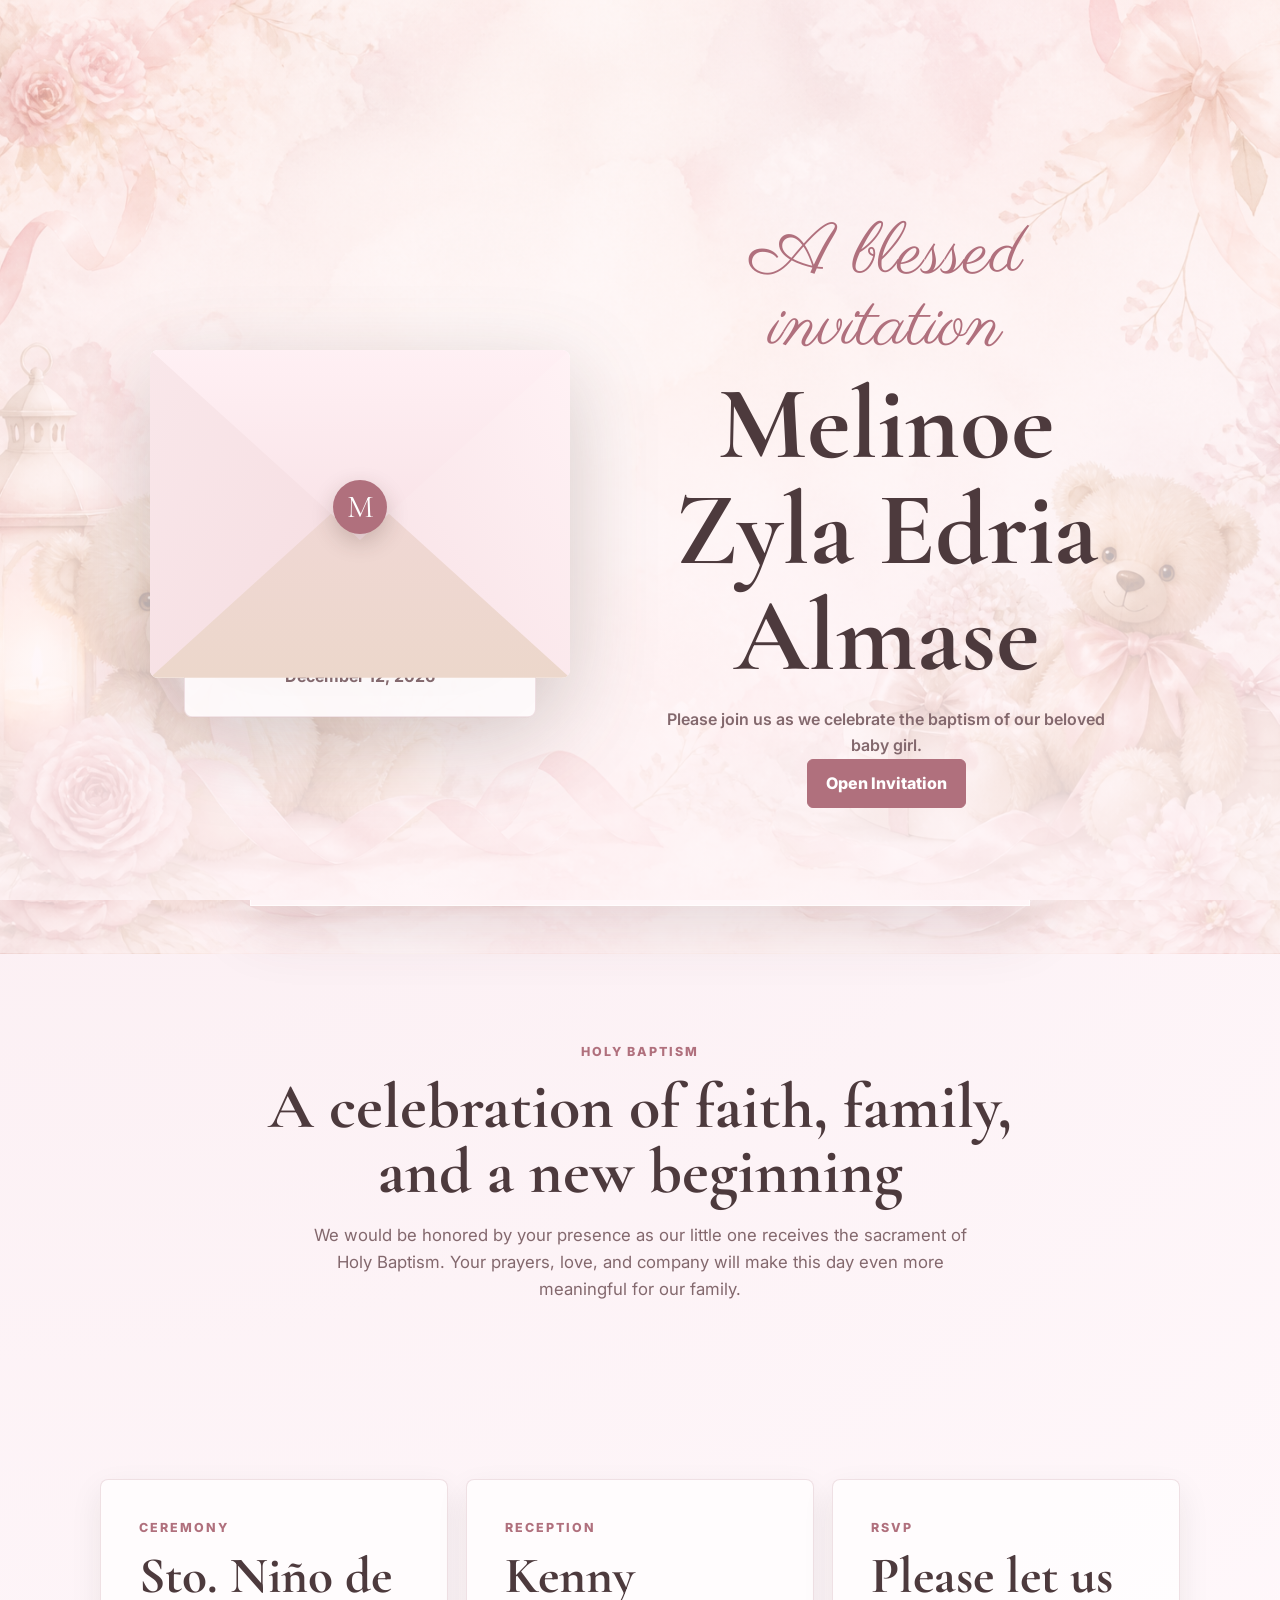
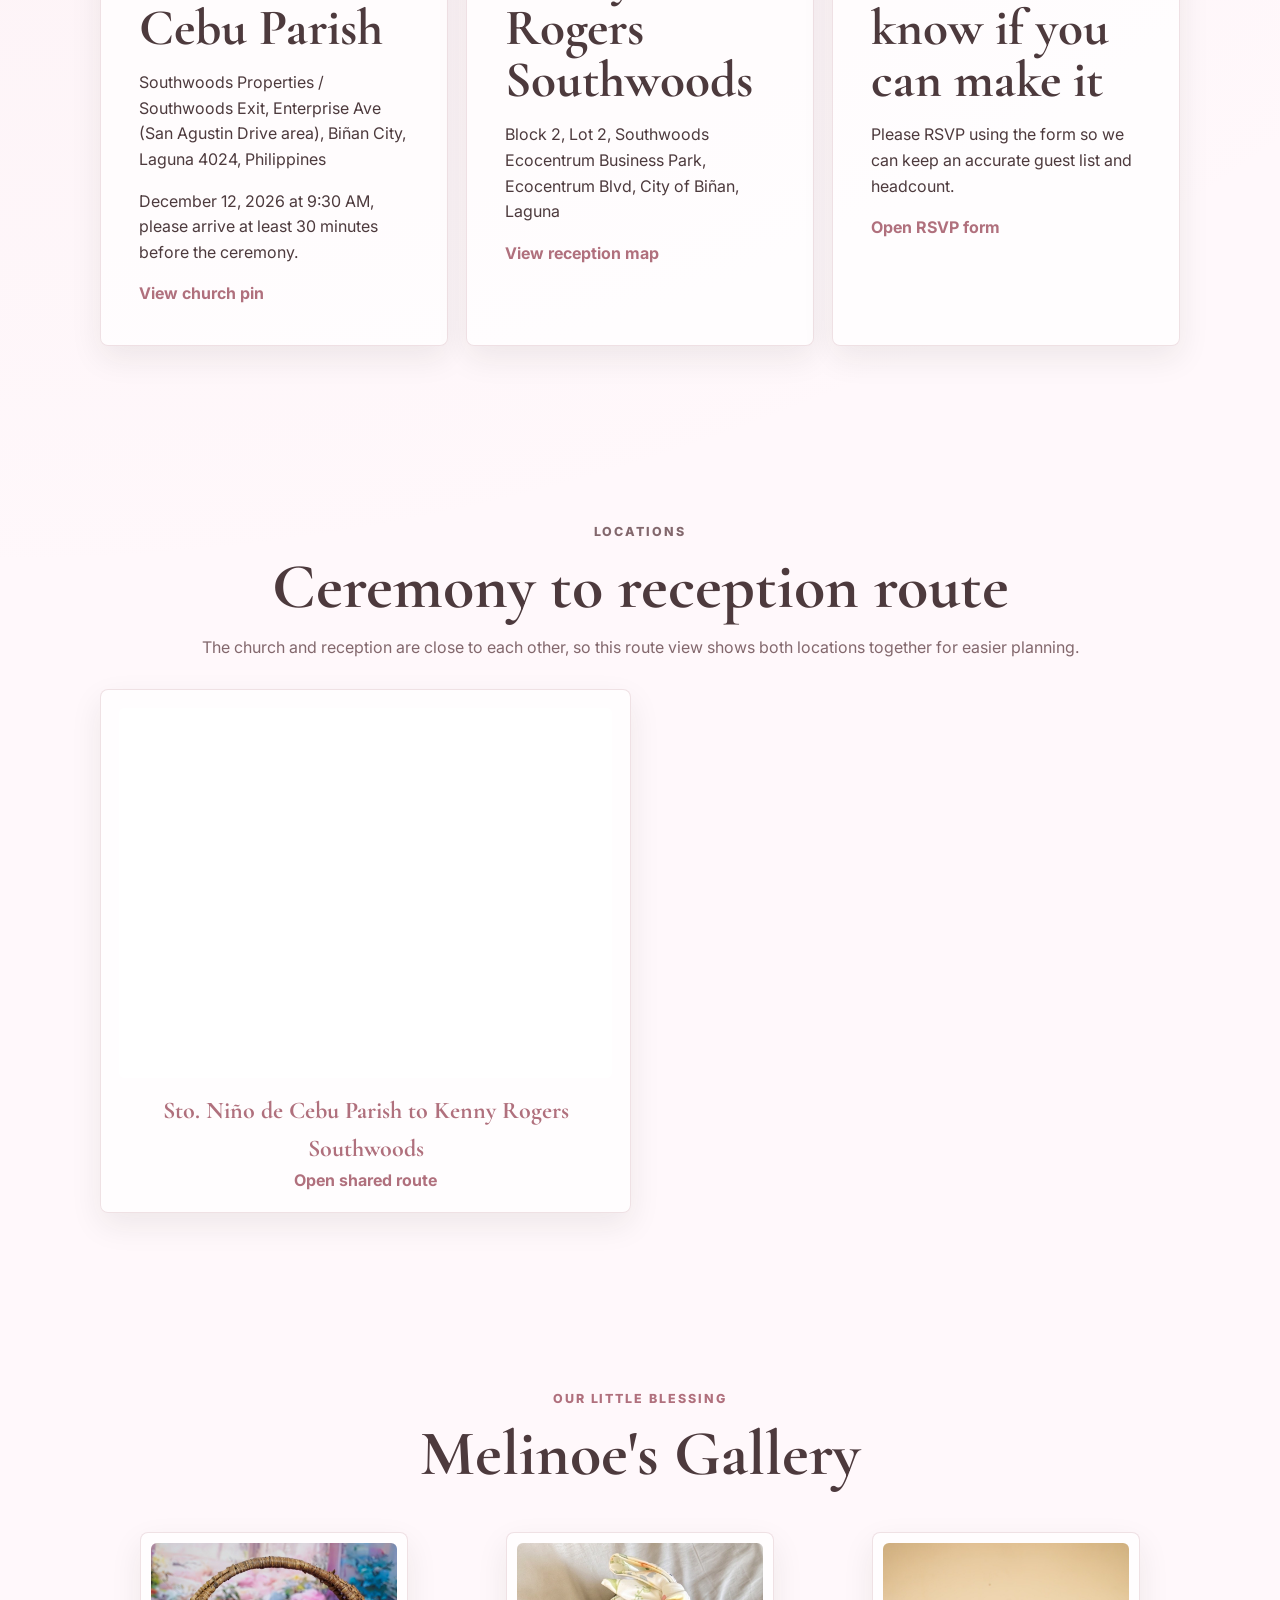
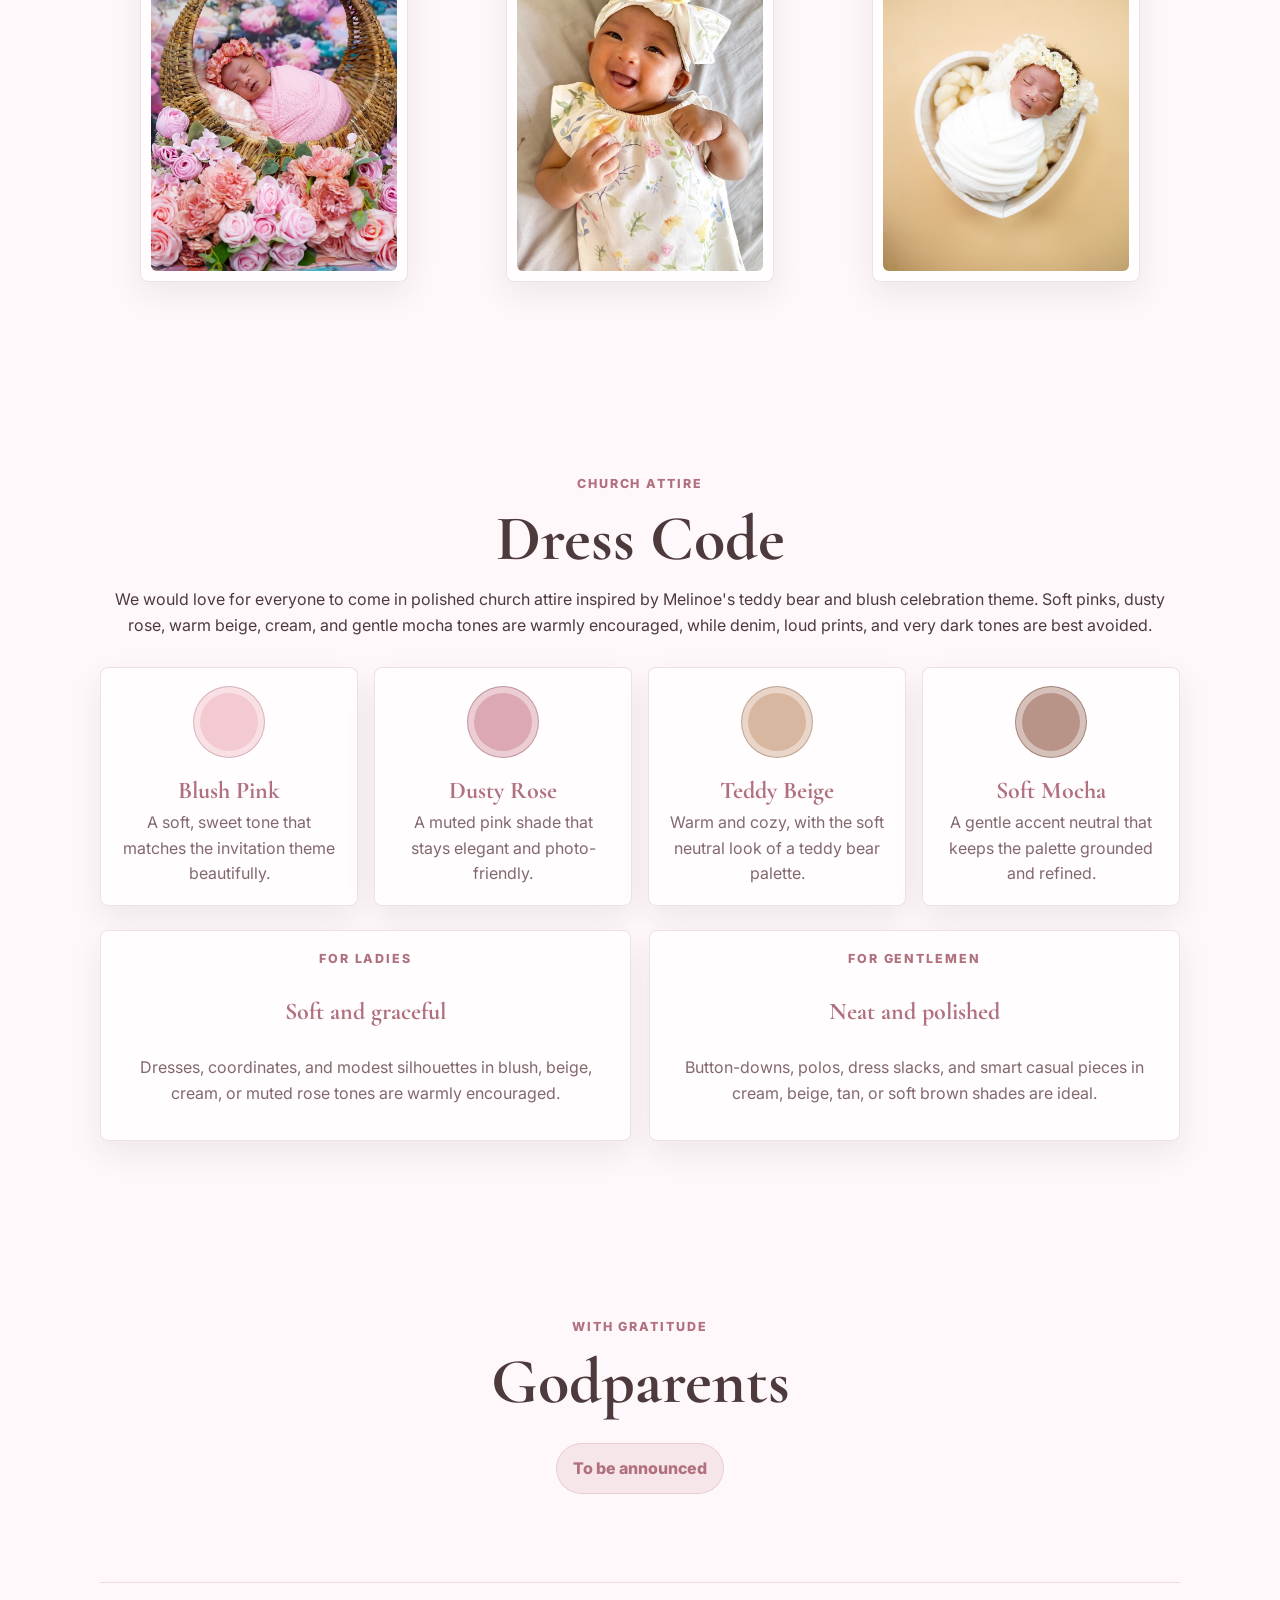
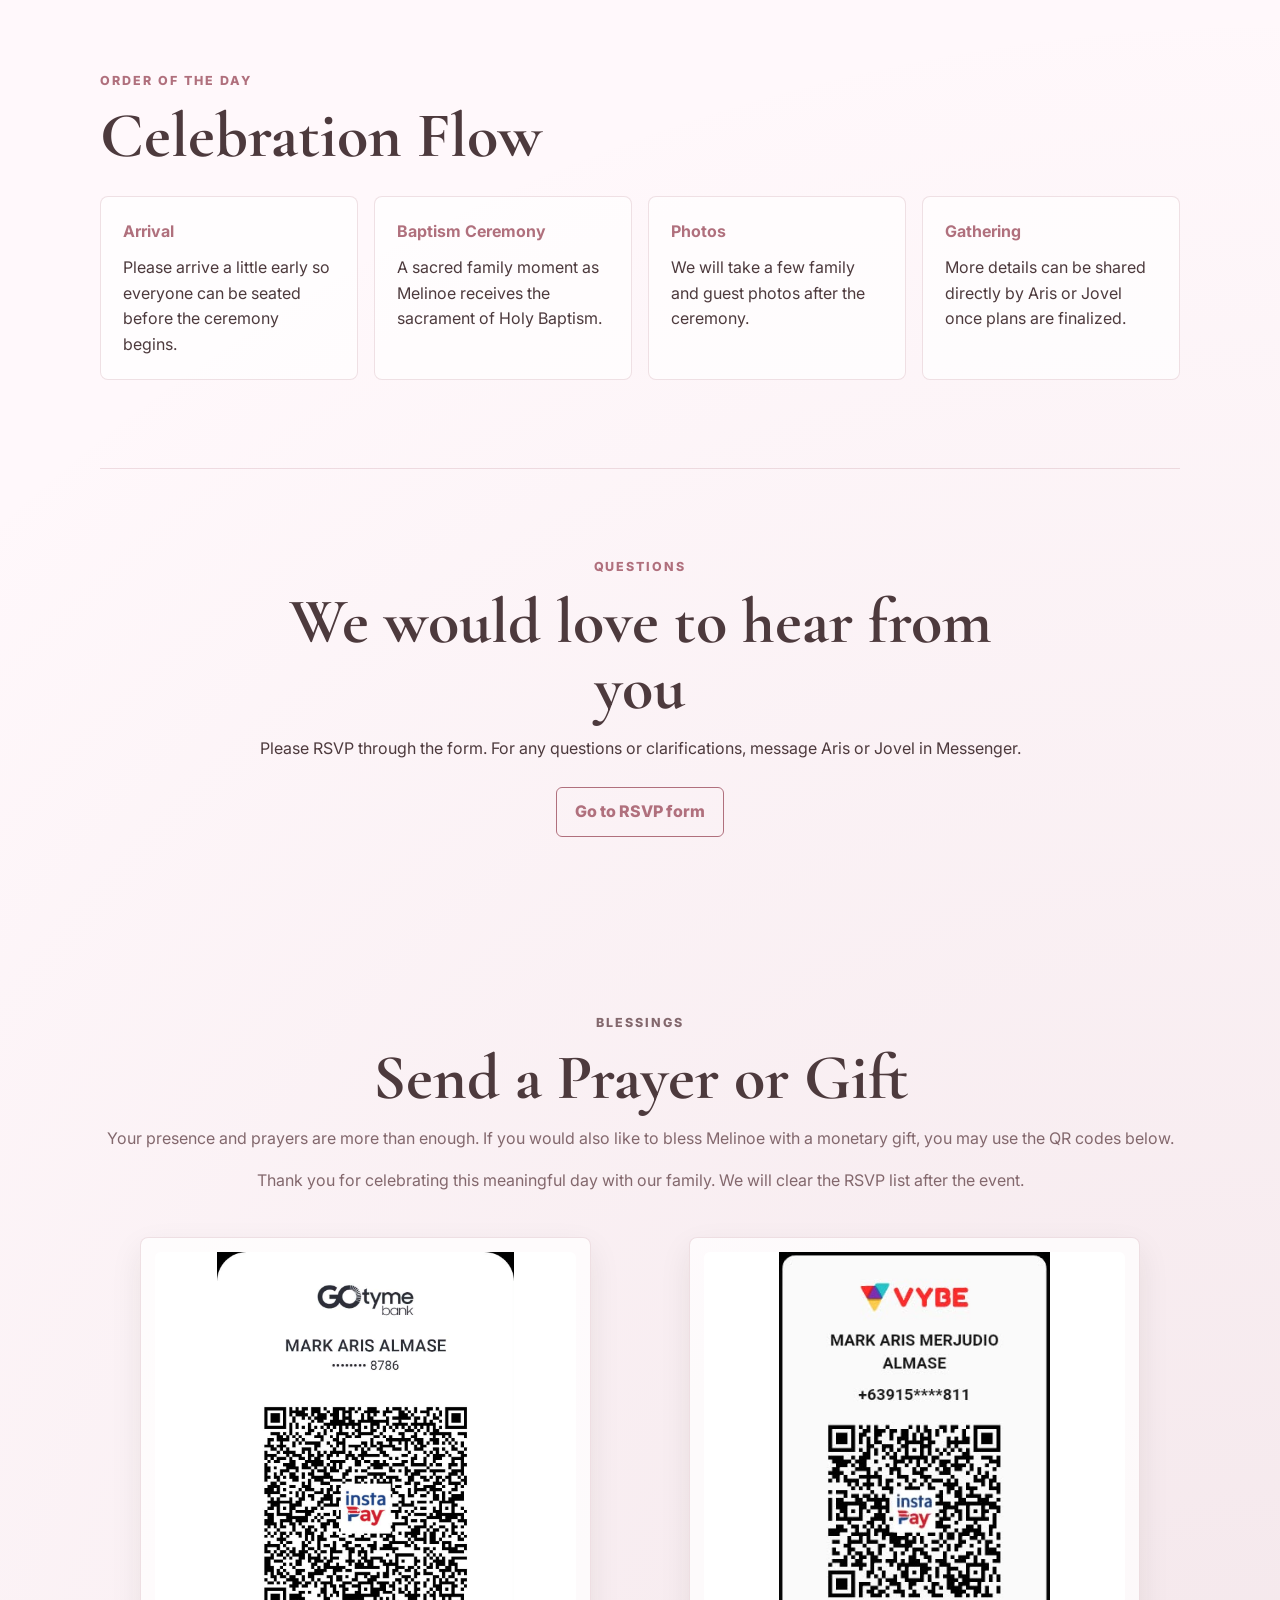
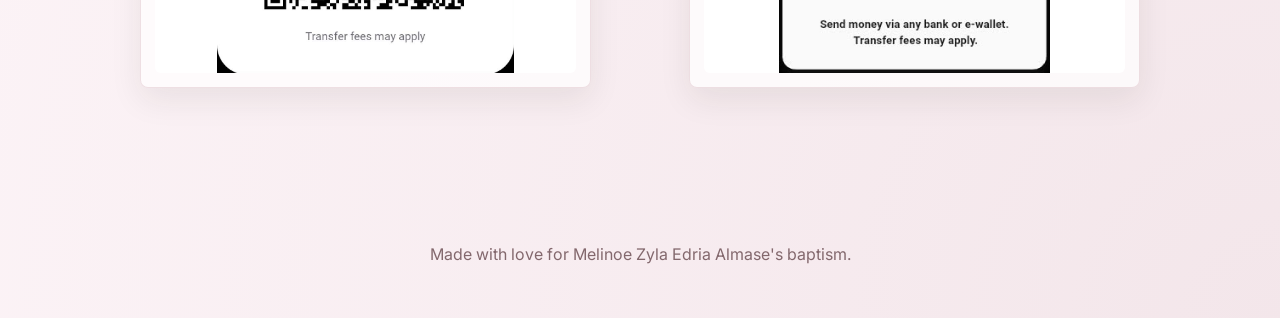
<file: index.html>
<!DOCTYPE html>
<html lang="en">
<head>
    <meta charset="UTF-8">
    <meta name="viewport" content="width=device-width, initial-scale=1.0">
    <title>Melinoe Zyla Edria Almase Baptism Invitation</title>
    <link rel="preconnect" href="https://fonts.googleapis.com">
    <link rel="preconnect" href="https://fonts.gstatic.com" crossorigin>
    <link href="https://fonts.googleapis.com/css2?family=Cormorant+Garamond:wght@500;600;700&family=Inter:wght@400;500;600;700&family=Parisienne&display=swap" rel="stylesheet">
    <link rel="stylesheet" href="styles.css">
</head>
<body data-theme="blush">
    <div class="opening-screen" data-opening-screen>
        <div class="floating-petals" aria-hidden="true">
            <span></span>
            <span></span>
            <span></span>
            <span></span>
            <span></span>
            <span></span>
        </div>
        <div class="envelope-stage">
            <div class="envelope" aria-hidden="true">
                <div class="envelope-back"></div>
                <div class="invitation-card">
                    <p class="eyebrow">Holy Baptism</p>
                    <h2 data-text="childName">Melinoe Zyla Edria Almase</h2>
                    <p data-text="date">December 12, 2026</p>
                </div>
                <div class="envelope-left"></div>
                <div class="envelope-right"></div>
                <div class="envelope-bottom"></div>
                <div class="envelope-flap"></div>
                <div class="wax-seal">M</div>
            </div>
            <div class="opening-copy">
                <p class="script">A blessed invitation</p>
                <h1 data-text="childName">Melinoe Zyla Edria Almase</h1>
                <p>Please join us as we celebrate the baptism of our beloved baby girl.</p>
                <button class="button open-button" type="button" data-open-invitation>Open Invitation</button>
            </div>
        </div>
    </div>

    <button class="editor-toggle" type="button" data-editor-open hidden>Edit</button>

    <aside class="editor-panel" data-editor-panel hidden aria-label="Invitation editor">
        <div class="editor-header">
            <div>
                <p class="eyebrow">Owner editor</p>
                <h2>Invitation Text</h2>
            </div>
            <button class="icon-button" type="button" data-editor-close aria-label="Close editor">x</button>
        </div>
        <label>
            Baby's name
            <input data-field="childName" type="text">
        </label>
        <label>
            Parents
            <input data-field="parents" type="text">
        </label>
        <label>
            Date
            <input data-field="date" type="text">
        </label>
        <label>
            Time
            <input data-field="time" type="text">
        </label>
        <label>
            Church
            <input data-field="church" type="text">
        </label>
        <label>
            Church address
            <textarea data-field="churchAddress" rows="3"></textarea>
        </label>
        <label>
            Reception venue
            <input data-field="reception" type="text">
        </label>
        <label>
            Reception address
            <textarea data-field="receptionAddress" rows="3"></textarea>
        </label>
        <label>
            RSVP note
            <textarea data-field="rsvp" rows="3"></textarea>
        </label>
        <label>
            Church attire note
            <textarea data-field="attireNote" rows="3"></textarea>
        </label>
        <label>
            Contact note
            <textarea data-field="contactNote" rows="3"></textarea>
        </label>
        <label>
            Blessing note
            <textarea data-field="blessingNote" rows="3"></textarea>
        </label>
        <label>
            Gift note
            <textarea data-field="giftNote" rows="3"></textarea>
        </label>
        <label>
            Godparents
            <textarea data-field="godparents" rows="4" placeholder="One name per line"></textarea>
        </label>
        <label>
            Directions link
            <input data-field="ceremonyLink" type="url">
        </label>
        <label>
            Reception map link
            <input data-field="receptionLink" type="url">
        </label>
        <label>
            Shared route link
            <input data-field="routeLink" type="url">
        </label>
        <label>
            RSVP page link
            <input data-field="rsvpLink" type="text">
        </label>
        <label>
            Gift QR image 1
            <input data-field="giftQrOne" type="text" placeholder="images/your-qr-1.jfif">
        </label>
        <label>
            Gift QR image 2
            <input data-field="giftQrTwo" type="text" placeholder="images/your-qr-2.jfif">
        </label>
        <div class="editor-actions">
            <button class="button secondary" type="button" data-reset>Reset</button>
            <button class="button" type="button" data-copy-config>Copy Saved Data</button>
        </div>
        <p class="editor-note">Open this page with <strong>?edit=1</strong> to update the invitation text. The public page stays view-only for your guests.</p>
    </aside>

    <header class="hero">
        <div class="hero-overlay">
            <p class="script">You are invited to the baptism of</p>
            <h1 data-text="childName">Melinoe Zyla Edria Almase</h1>
            <p class="parents">With joyful hearts, <span data-text="parents">Mark Aris Almase and Jovel Edria Almase</span> invite you to celebrate this sacred day.</p>
            <div class="event-strip" aria-label="Event summary">
                <span data-text="date">December 12, 2026</span>
                <span data-text="time">9:30 AM, please arrive at least 30 minutes before the ceremony.</span>
                <span data-text="church">Sto. Ni&ntilde;o de Cebu Parish</span>
            </div>
            <div class="hero-actions">
                <a class="button" data-link="ceremonyLink" href="https://www.google.com/maps/search/?api=1&query=14.3317,121.0517" target="_blank" rel="noreferrer">Get Directions</a>
                <a class="button secondary-button" data-link="rsvpLink" href="rsvp.html">RSVP</a>
            </div>
        </div>
    </header>

    <main>
        <section class="intro-band">
            <p class="eyebrow">Holy Baptism</p>
            <h2>A celebration of faith, family, and a new beginning</h2>
            <p>We would be honored by your presence as our little one receives the sacrament of Holy Baptism. Your prayers, love, and company will make this day even more meaningful for our family.</p>
        </section>

        <section class="details-grid" aria-label="Event details">
            <article>
                <p class="eyebrow">Ceremony</p>
                <h2 data-text="church">Sto. Ni&ntilde;o de Cebu Parish</h2>
                <p data-text="churchAddress">Southwoods Properties / Southwoods Exit, Enterprise Ave (San Agustin Drive area), Bi&ntilde;an City, Laguna 4024, Philippines</p>
                <p><span data-text="date">December 12, 2026</span> at <span data-text="time">9:30 AM, please arrive at least 30 minutes before the ceremony.</span></p>
                <a data-link="ceremonyLink" href="https://www.google.com/maps/search/?api=1&query=14.3317,121.0517" target="_blank" rel="noreferrer">View church pin</a>
            </article>
            <article>
                <p class="eyebrow">Reception</p>
                <h2 data-text="reception">Kenny Rogers Southwoods</h2>
                <p data-text="receptionAddress">Block 2, Lot 2, Southwoods Ecocentrum Business Park, Ecocentrum Blvd, City of Bi&ntilde;an, Laguna</p>
                <a data-link="receptionLink" href="https://www.google.com/maps/search/?api=1&query=Kenny+Rogers+Southwoods+Block+2+Lot+2+Southwoods+Ecocentrum+Business+Park+Ecocentrum+Blvd+City+of+Bi%C3%B1an+Laguna" target="_blank" rel="noreferrer">View reception map</a>
            </article>
            <article>
                <p class="eyebrow">RSVP</p>
                <h2>Please let us know if you can make it</h2>
                <p data-text="rsvp">Please RSVP using the form so we can keep an accurate guest list and headcount.</p>
                <a data-link="rsvpLink" href="rsvp.html">Open RSVP form</a>
            </article>
        </section>

        <section class="location-section">
            <p class="eyebrow">Locations</p>
            <h2>Ceremony to reception route</h2>
            <p>The church and reception are close to each other, so this route view shows both locations together for easier planning.</p>
            <div class="map-grid">
                <article class="map-card">
                    <div class="map-frame">
                        <iframe
                            title="Route from Sto. Niño de Cebu Parish to Kenny Rogers Southwoods"
                            src="https://www.google.com/maps?saddr=14.3317,121.0517&daddr=Kenny+Rogers+Southwoods+Block+2+Lot+2+Southwoods+Ecocentrum+Business+Park+Ecocentrum+Blvd+City+of+Bi%C3%B1an+Laguna&output=embed"
                            loading="lazy"
                            referrerpolicy="no-referrer-when-downgrade"></iframe>
                    </div>
                    <strong>Sto. Ni&ntilde;o de Cebu Parish to Kenny Rogers Southwoods</strong>
                    <a data-link="routeLink" href="https://www.google.com/maps/dir/14.3317,121.0517/Kenny+Rogers+Southwoods+Block+2+Lot+2+Southwoods+Ecocentrum+Business+Park+Ecocentrum+Blvd+City+of+Bi%C3%B1an+Laguna" target="_blank" rel="noreferrer">Open shared route</a>
                </article>
            </div>
        </section>

        <section class="gallery-section">
            <p class="eyebrow">Our little blessing</p>
            <h2>Melinoe's Gallery</h2>
            <div class="gallery-grid">
                <figure class="gallery-card">
                    <img src="images/Mel-1.jpg" alt="Melinoe portrait one">
                </figure>
                <figure class="gallery-card">
                    <img src="images/Mel-2.jpg" alt="Melinoe portrait two">
                </figure>
                <figure class="gallery-card">
                    <img src="images/Mel-3.jpg" alt="Melinoe portrait three">
                </figure>
            </div>
        </section>

        <section class="attire-section">
            <p class="eyebrow">Church Attire</p>
            <h2>Dress Code</h2>
            <p data-text="attireNote">We would love for everyone to come in polished church attire inspired by Melinoe's teddy bear and blush celebration theme. Soft pinks, dusty rose, warm beige, cream, and gentle mocha tones are warmly encouraged, while denim, loud prints, and very dark tones are best avoided.</p>
            <div class="palette-grid" aria-label="Color palette reference">
                <article class="palette-card">
                    <span class="palette-swatch blush"></span>
                    <strong>Blush Pink</strong>
                    <span>A soft, sweet tone that matches the invitation theme beautifully.</span>
                </article>
                <article class="palette-card">
                    <span class="palette-swatch rose"></span>
                    <strong>Dusty Rose</strong>
                    <span>A muted pink shade that stays elegant and photo-friendly.</span>
                </article>
                <article class="palette-card">
                    <span class="palette-swatch beige"></span>
                    <strong>Teddy Beige</strong>
                    <span>Warm and cozy, with the soft neutral look of a teddy bear palette.</span>
                </article>
                <article class="palette-card">
                    <span class="palette-swatch mocha"></span>
                    <strong>Soft Mocha</strong>
                    <span>A gentle accent neutral that keeps the palette grounded and refined.</span>
                </article>
            </div>
            <div class="attire-guidance">
                <article>
                    <p class="eyebrow">For ladies</p>
                    <h3>Soft and graceful</h3>
                    <p>Dresses, coordinates, and modest silhouettes in blush, beige, cream, or muted rose tones are warmly encouraged.</p>
                </article>
                <article>
                    <p class="eyebrow">For gentlemen</p>
                    <h3>Neat and polished</h3>
                    <p>Button-downs, polos, dress slacks, and smart casual pieces in cream, beige, tan, or soft brown shades are ideal.</p>
                </article>
            </div>
        </section>

        <section class="godparents">
            <p class="eyebrow">With gratitude</p>
            <h2>Godparents</h2>
            <div class="name-list" data-list="godparents">
                <span>To be announced</span>
            </div>
        </section>

        <section class="schedule">
            <p class="eyebrow">Order of the day</p>
            <h2>Celebration Flow</h2>
            <ol>
                <li><strong>Arrival</strong><span>Please arrive a little early so everyone can be seated before the ceremony begins.</span></li>
                <li><strong>Baptism Ceremony</strong><span>A sacred family moment as Melinoe receives the sacrament of Holy Baptism.</span></li>
                <li><strong>Photos</strong><span>We will take a few family and guest photos after the ceremony.</span></li>
                <li><strong>Gathering</strong><span>More details can be shared directly by Aris or Jovel once plans are finalized.</span></li>
            </ol>
        </section>

        <section class="rsvp">
            <p class="eyebrow">Questions</p>
            <h2>We would love to hear from you</h2>
            <p data-text="contactNote">Please RSVP through the form. For any questions or clarifications, message Aris or Jovel in Messenger.</p>
            <div class="hero-actions center-actions">
                <a class="button secondary-button" data-link="rsvpLink" href="rsvp.html">Go to RSVP form</a>
            </div>
        </section>

        <section class="gift-section">
            <p class="eyebrow">Blessings</p>
            <h2>Send a Prayer or Gift</h2>
            <p data-text="blessingNote">Your presence and prayers are more than enough. If you would also like to bless Melinoe with a monetary gift, you may use the QR codes below.</p>
            <p data-text="giftNote">Thank you for sharing in this special day with our family.</p>
            <div class="gift-grid" data-gift-grid>
                <figure class="gift-card is-hidden" data-gift-card="one">
                    <img data-gift-image="one" alt="Gift QR code one">
                </figure>
                <figure class="gift-card is-hidden" data-gift-card="two">
                    <img data-gift-image="two" alt="Gift QR code two">
                </figure>
            </div>
        </section>
    </main>

    <footer>
        <p>Made with love for <span data-text="childName">Melinoe Zyla Edria Almase</span>'s baptism.</p>
    </footer>

    <script src="script.js"></script>
</body>
</html>
</file>
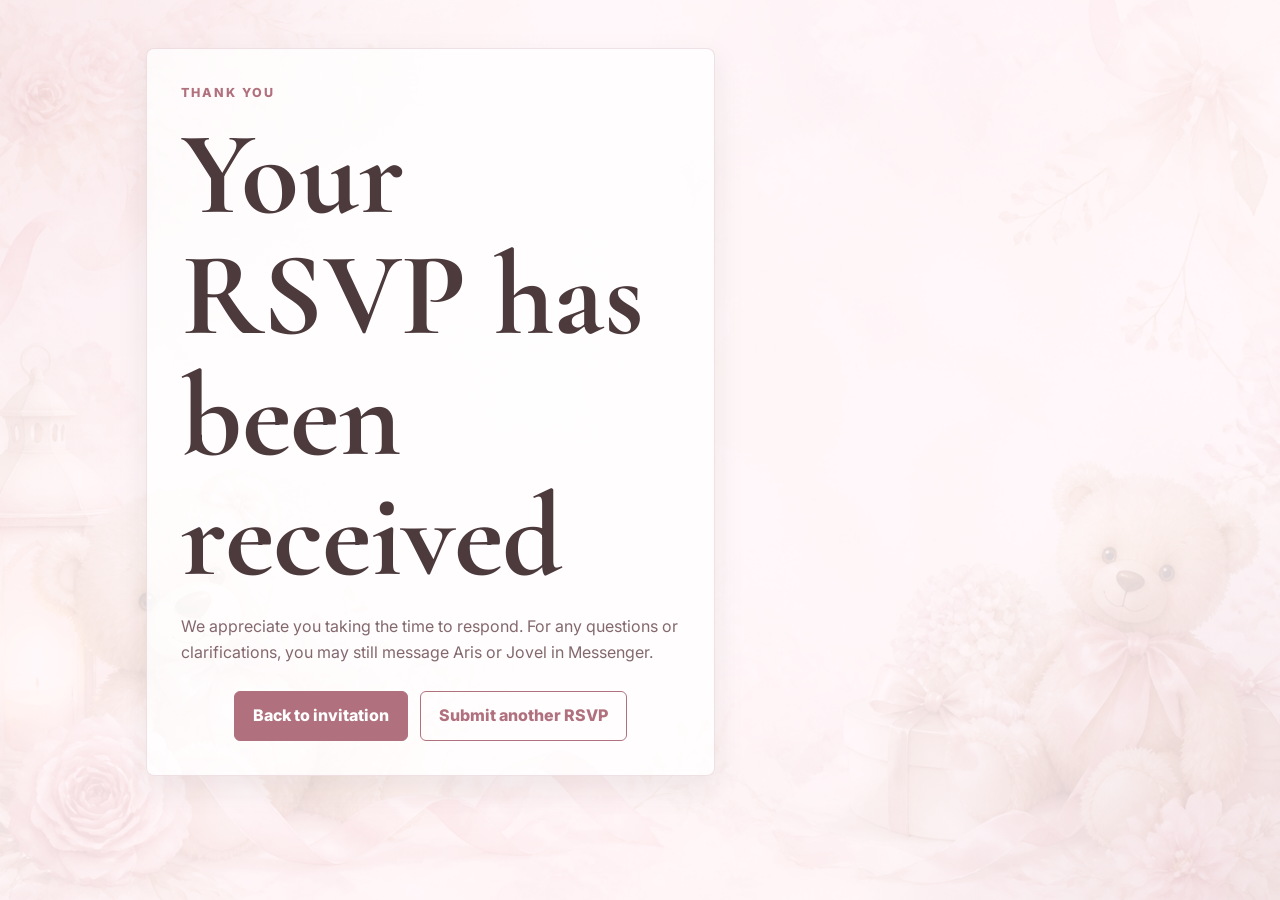
<file: confirmation.html>
<!DOCTYPE html>
<html lang="en">
<head>
    <meta charset="UTF-8">
    <meta name="viewport" content="width=device-width, initial-scale=1.0">
    <title>RSVP Confirmed | Melinoe Zyla Edria Almase Baptism</title>
    <link rel="preconnect" href="https://fonts.googleapis.com">
    <link rel="preconnect" href="https://fonts.gstatic.com" crossorigin>
    <link href="https://fonts.googleapis.com/css2?family=Cormorant+Garamond:wght@500;600;700&family=Inter:wght@400;500;600;700&family=Parisienne&display=swap" rel="stylesheet">
    <link rel="stylesheet" href="styles.css">
</head>
<body class="invitation-opened" data-theme="blush">
    <main class="rsvp-shell">
        <div class="rsvp-layout">
            <section class="rsvp-card">
                <p class="eyebrow">Thank You</p>
                <h1>Your RSVP has been received</h1>
                <p class="helper-text">We appreciate you taking the time to respond. For any questions or clarifications, you may still message Aris or Jovel in Messenger.</p>
                <div class="hero-actions">
                    <a class="button" href="index.html">Back to invitation</a>
                    <a class="button secondary-button" href="rsvp.html">Submit another RSVP</a>
                </div>
            </section>
        </div>
    </main>
</body>
</html>
</file>
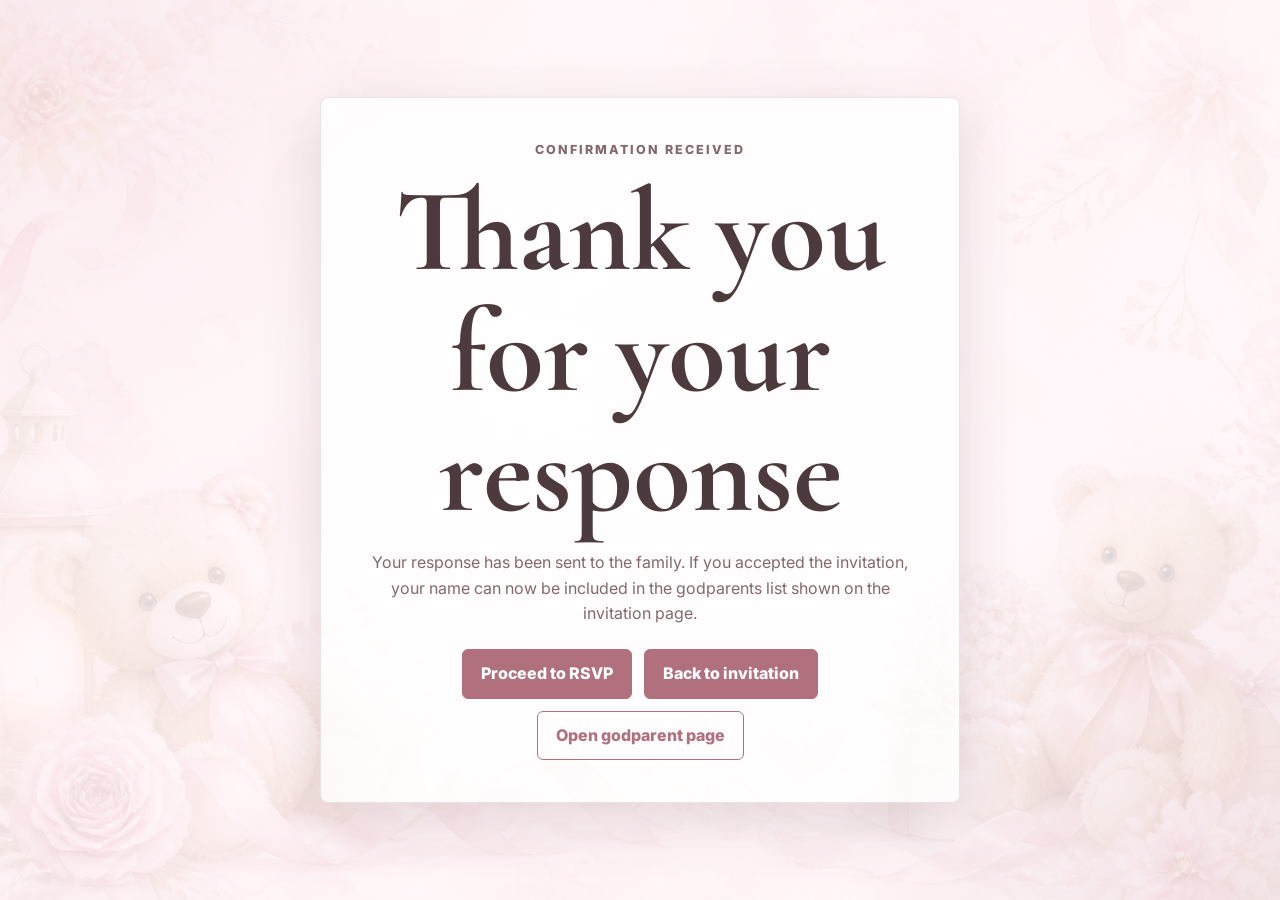
<file: godparent-confirmation.html>
<!DOCTYPE html>
<html lang="en">
<head>
    <meta charset="UTF-8">
    <meta name="viewport" content="width=device-width, initial-scale=1.0">
    <title>Godparent Confirmation | Melinoe Zyla Edria Almase Baptism</title>
    <link rel="preconnect" href="https://fonts.googleapis.com">
    <link rel="preconnect" href="https://fonts.gstatic.com" crossorigin>
    <link href="https://fonts.googleapis.com/css2?family=Cormorant+Garamond:wght@500;600;700&family=Inter:wght@400;500;600;700&family=Parisienne&display=swap" rel="stylesheet">
    <link rel="stylesheet" href="styles.css">
</head>
<body class="invitation-opened" data-theme="blush">
    <main class="confirmation-shell">
        <section class="confirmation-card">
            <p class="eyebrow">Confirmation Received</p>
            <h1 data-confirmation-heading>Thank you for your response</h1>
            <p data-confirmation-copy>Your response has been sent to the family. If you accepted the invitation, your name can now be included in the godparents list shown on the invitation page.</p>
            <div class="confirmation-actions">
                <a class="button" href="rsvp.html">Proceed to RSVP</a>
                <a class="button" href="index.html">Back to invitation</a>
                <a class="button secondary-button" data-return-link href="godparent.html?type=ninong">Open godparent page</a>
            </div>
        </section>
    </main>

    <script>
        const params = new URLSearchParams(window.location.search);
        const name = String(params.get("name") || "").trim();
        const status = String(params.get("status") || "").trim();
        const type = String(params.get("type") || "").trim().toLowerCase();
        const heading = document.querySelector("[data-confirmation-heading]");
        const copy = document.querySelector("[data-confirmation-copy]");
        const returnLink = document.querySelector("[data-return-link]");

        if (returnLink) {
            returnLink.href = `godparent.html?type=${type === "ninang" ? "ninang" : "ninong"}`;
        }

        if (status === "Confirmed") {
            heading.textContent = name ? `Thank you, ${name}` : "Thank you for accepting";
            copy.textContent = "Your confirmation has been sent to the family. Your name can now be included in the godparents list once the published invitation refreshes from the sheet.";
        } else if (status === "Unable to accept") {
            heading.textContent = name ? `Thank you for letting us know, ${name}` : "Thank you for your response";
            copy.textContent = "Your response has been sent to the family. For any follow-up, Aris or Jovel can be reached in Messenger.";
        }
    </script>
</body>
</html>
</file>
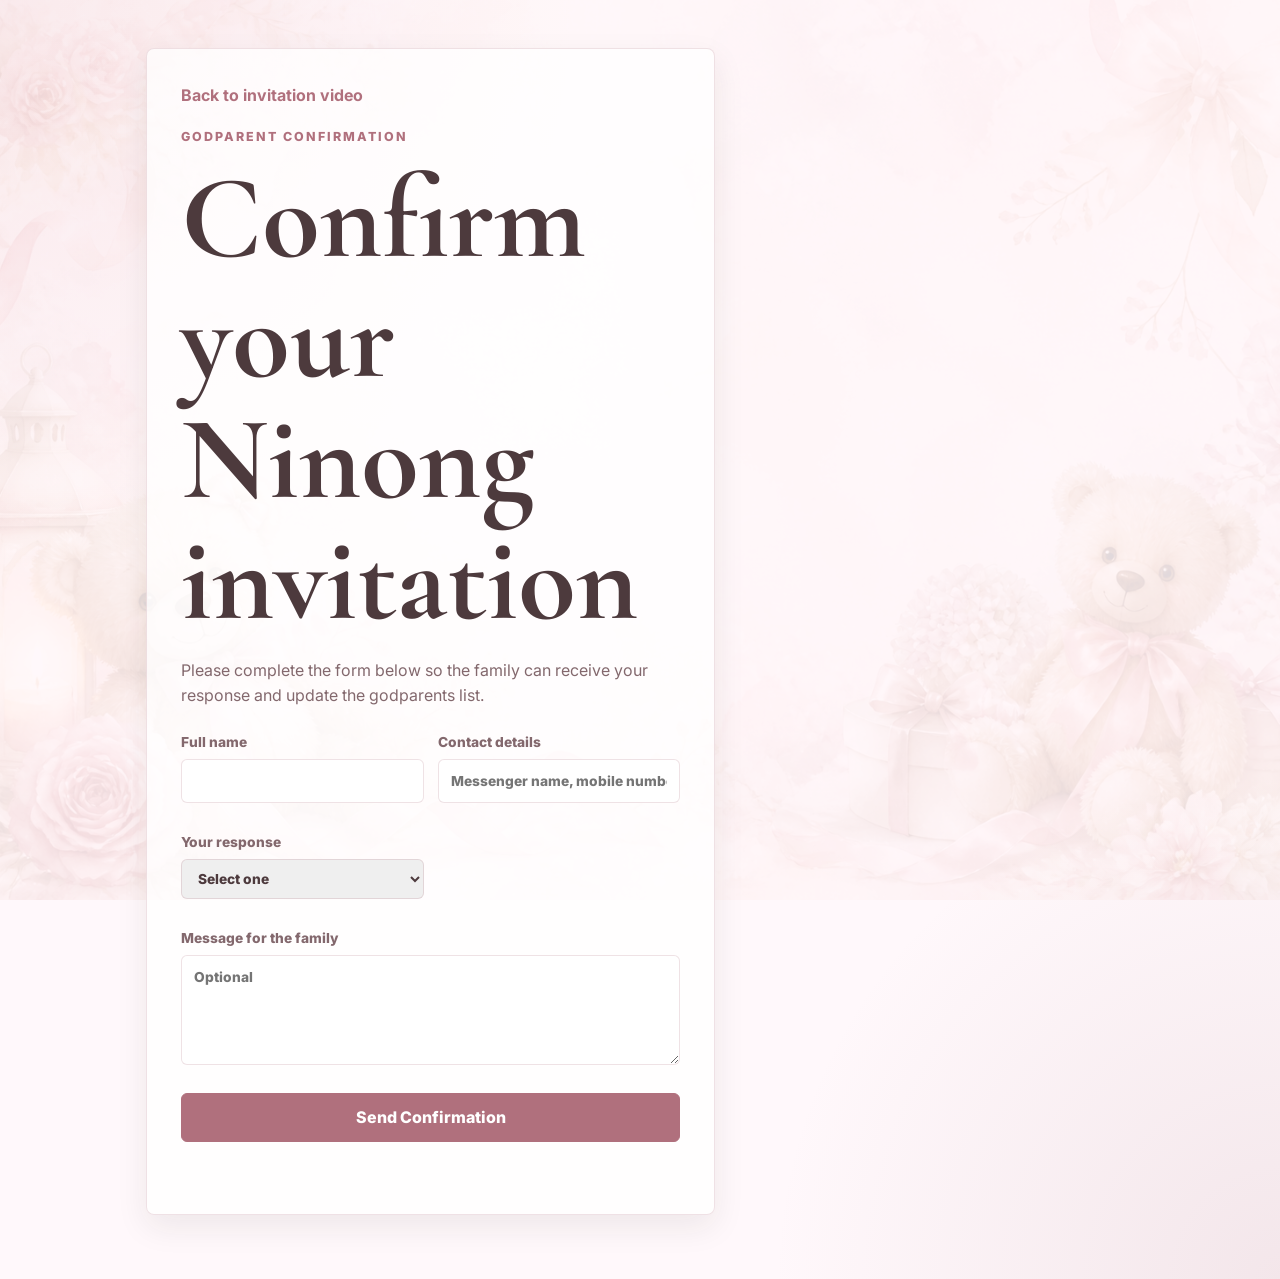
<file: godparent-form.html>
<!DOCTYPE html>
<html lang="en">
<head>
    <meta charset="UTF-8">
    <meta name="viewport" content="width=device-width, initial-scale=1.0">
    <title>Godparent Confirmation Form | Melinoe Zyla Edria Almase Baptism</title>
    <link rel="preconnect" href="https://fonts.googleapis.com">
    <link rel="preconnect" href="https://fonts.gstatic.com" crossorigin>
    <link href="https://fonts.googleapis.com/css2?family=Cormorant+Garamond:wght@500;600;700&family=Inter:wght@400;500;600;700&family=Parisienne&display=swap" rel="stylesheet">
    <link rel="stylesheet" href="styles.css">
</head>
<body class="invitation-opened" data-theme="blush">
    <main class="rsvp-shell">
        <div class="rsvp-layout">
            <section class="rsvp-card">
                <a class="back-link" data-back-link href="godparent.html?type=ninong">Back to invitation video</a>
                <p class="eyebrow">Godparent Confirmation</p>
                <h1 data-form-heading>Confirm your godparent invitation</h1>
                <p class="helper-text" data-form-copy>Please complete the form below so the family can receive your confirmation and update the godparents list.</p>

                <form data-godparent-form novalidate>
                    <div class="form-grid">
                        <label>
                            Full name
                            <input name="fullName" type="text" required>
                        </label>
                        <label>
                            Contact details
                            <input name="contactInfo" type="text" placeholder="Messenger name, mobile number, or email" required>
                        </label>
                        <label>
                            Your response
                            <select name="attendance" required>
                                <option value="">Select one</option>
                                <option value="Confirmed">I am honored to accept</option>
                                <option value="Unable to accept">I am unable to accept</option>
                            </select>
                        </label>
                        <input name="role" type="hidden" value="Godparent">
                        <label class="full-width">
                            Message for the family
                            <textarea name="message" rows="4" placeholder="Optional"></textarea>
                        </label>
                    </div>

                    <button class="button" type="submit">Send Confirmation</button>
                    <p class="status-text" data-status-text></p>
                </form>
            </section>
        </div>
    </main>

    <script src="godparent-form.js"></script>
</body>
</html>
</file>
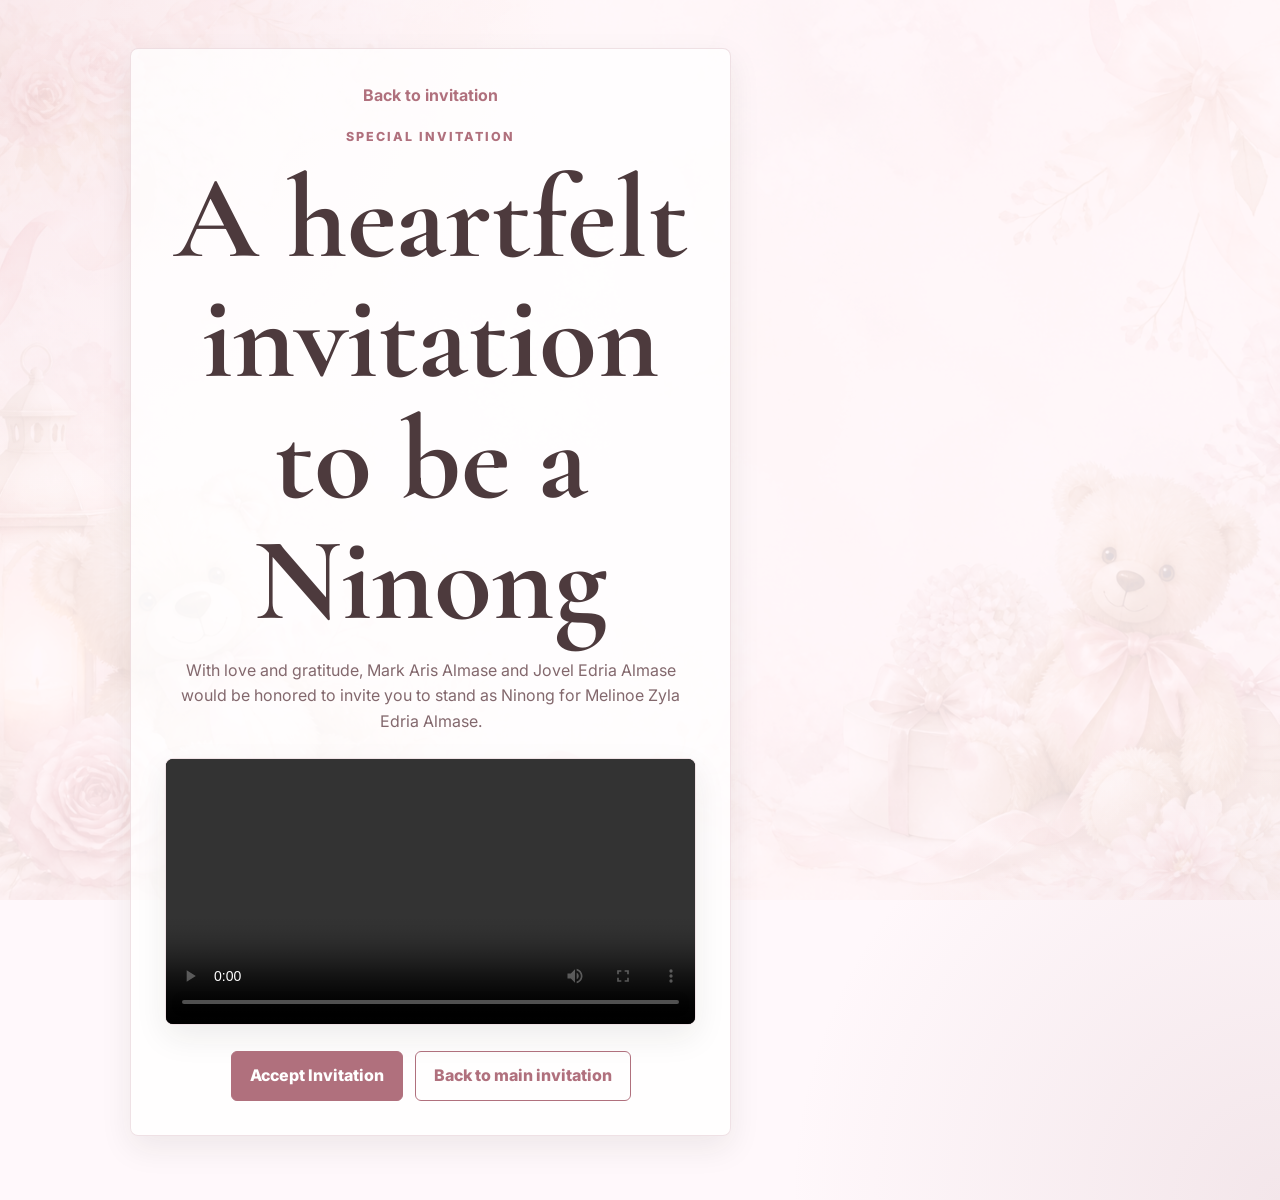
<file: godparent.html>
<!DOCTYPE html>
<html lang="en">
<head>
    <meta charset="UTF-8">
    <meta name="viewport" content="width=device-width, initial-scale=1.0">
    <title>Godparent Invitation | Melinoe Zyla Edria Almase Baptism</title>
    <link rel="preconnect" href="https://fonts.googleapis.com">
    <link rel="preconnect" href="https://fonts.gstatic.com" crossorigin>
    <link href="https://fonts.googleapis.com/css2?family=Cormorant+Garamond:wght@500;600;700&family=Inter:wght@400;500;600;700&family=Parisienne&display=swap" rel="stylesheet">
    <link rel="stylesheet" href="styles.css">
</head>
<body class="invitation-opened" data-theme="blush">
    <main class="rsvp-shell">
        <div class="rsvp-layout">
            <section class="rsvp-card video-invite-card">
                <a class="back-link" href="index.html">Back to invitation</a>
                <p class="eyebrow">Special Invitation</p>
                <h1 data-invite-heading>A heartfelt invitation to be a godparent</h1>
                <p class="helper-text" data-invite-copy>With love and gratitude, Mark Aris Almase and Jovel Edria Almase would be honored to invite you to stand as godparent for Melinoe Zyla Edria Almase.</p>
                <div class="video-frame">
                    <video data-invite-video controls playsinline preload="metadata">
                        <source src="images/Ninong.mp4" type="video/mp4">
                        Your browser does not support the video tag.
                    </video>
                </div>
                <div class="hero-actions center-actions">
                    <a class="button" data-accept-link href="godparent-form.html?type=ninong">Accept Invitation</a>
                    <a class="button secondary-button" href="index.html">Back to main invitation</a>
                </div>
            </section>
        </div>
    </main>

    <script src="godparent.js"></script>
</body>
</html>
</file>
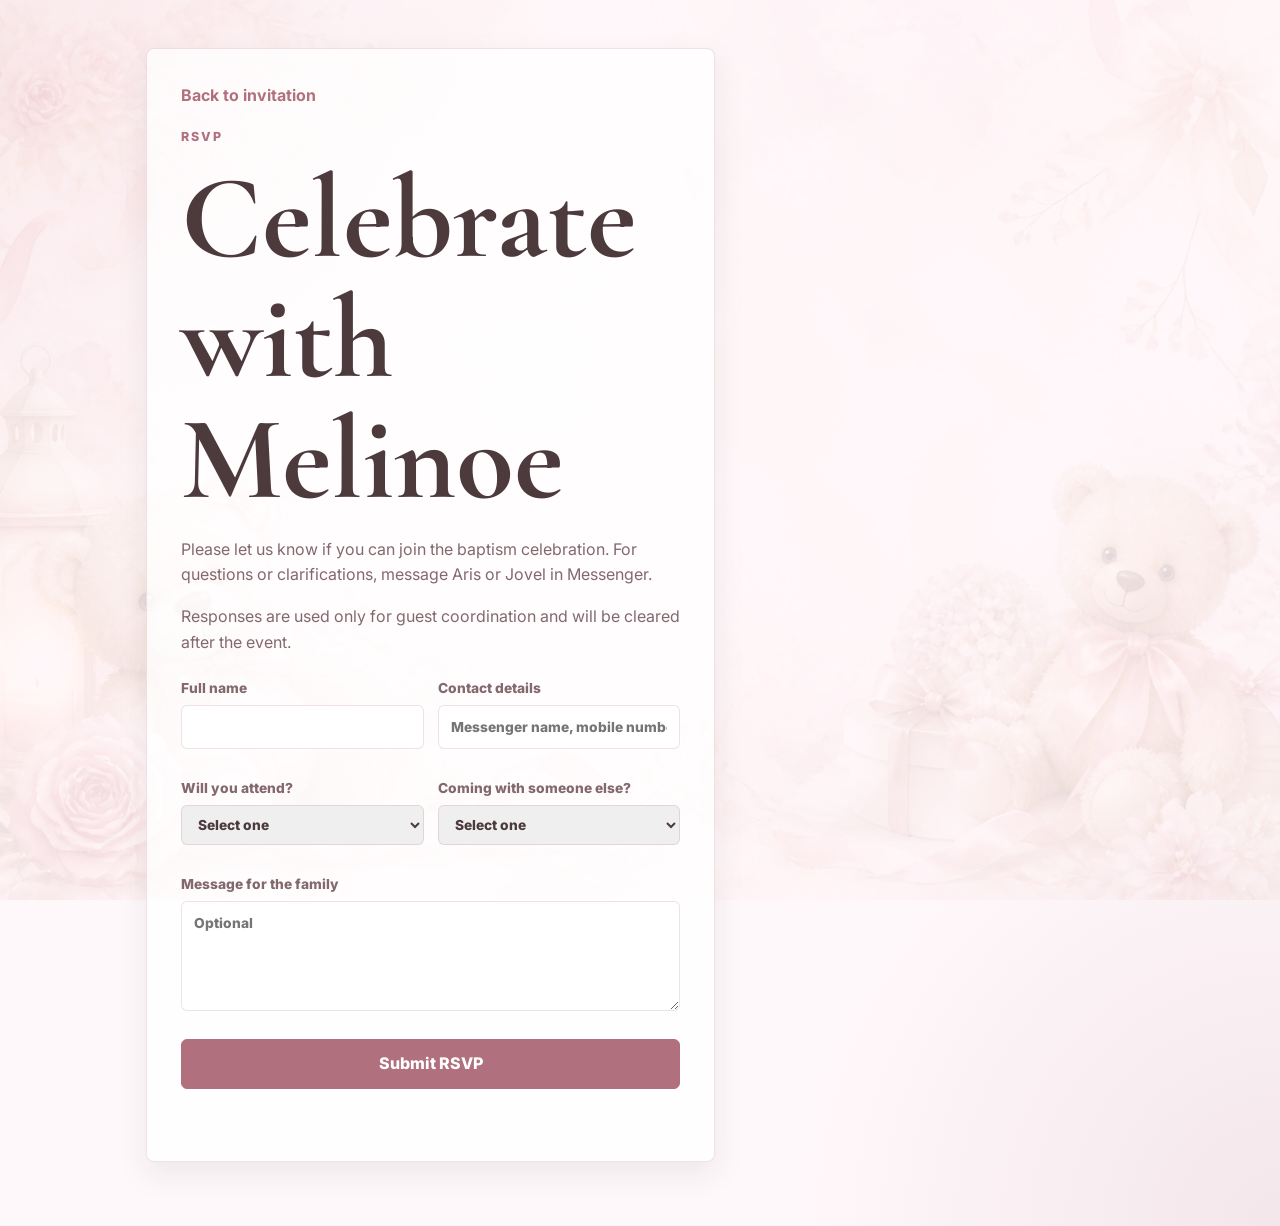
<file: rsvp.html>
<!DOCTYPE html>
<html lang="en">
<head>
    <meta charset="UTF-8">
    <meta name="viewport" content="width=device-width, initial-scale=1.0">
    <title>RSVP | Melinoe Zyla Edria Almase Baptism</title>
    <link rel="preconnect" href="https://fonts.googleapis.com">
    <link rel="preconnect" href="https://fonts.gstatic.com" crossorigin>
    <link href="https://fonts.googleapis.com/css2?family=Cormorant+Garamond:wght@500;600;700&family=Inter:wght@400;500;600;700&family=Parisienne&display=swap" rel="stylesheet">
    <link rel="stylesheet" href="styles.css">
</head>
<body class="invitation-opened" data-theme="blush">
    <main class="rsvp-shell">
        <div class="rsvp-layout">
            <section class="rsvp-card">
                <a class="back-link" href="index.html">Back to invitation</a>
                <p class="eyebrow">RSVP</p>
                <h1>Celebrate with Melinoe</h1>
                <p class="helper-text">Please let us know if you can join the baptism celebration. For questions or clarifications, message Aris or Jovel in Messenger.</p>
                <p class="helper-text">Responses are used only for guest coordination and will be cleared after the event.</p>

                <form data-rsvp-form novalidate>
                    <div class="form-grid">
                        <label>
                            Full name
                            <input name="fullName" type="text" required>
                        </label>
                        <label>
                            Contact details
                            <input name="contactInfo" type="text" placeholder="Messenger name, mobile number, or email" required>
                        </label>
                        <label>
                            Will you attend?
                            <select name="attendance" required>
                                <option value="">Select one</option>
                                <option value="Attending">Attending</option>
                                <option value="Unable to attend">Unable to attend</option>
                            </select>
                        </label>
                        <label>
                            Coming with someone else?
                            <select name="bringingGuests" data-guest-toggle required>
                                <option value="">Select one</option>
                                <option value="No">No</option>
                                <option value="Yes">Yes</option>
                            </select>
                        </label>
                        <label class="hidden-field" data-guest-field>
                            Number of additional guests
                            <input name="guestCount" type="number" min="1" max="10" value="1">
                        </label>
                        <label class="full-width hidden-field" data-guest-field>
                            Guest names
                            <textarea name="guestNames" rows="3" placeholder="List the names of the people coming with you"></textarea>
                        </label>
                        <label class="full-width">
                            Message for the family
                            <textarea name="message" rows="4" placeholder="Optional"></textarea>
                        </label>
                    </div>

                    <button class="button" type="submit" data-submit-rsvp>Submit RSVP</button>
                    <p class="status-text" data-status-text></p>
                </form>
            </section>
        </div>
    </main>

    <script src="rsvp.js"></script>
</body>
</html>
</file>
<file: styles.css>
:root {
    --paper: #fff8fb;
    --paper-strong: #f7e6e9;
    --ink: #4d3a3d;
    --muted: #83686d;
    --accent: #d89aa6;
    --accent-strong: #b0707d;
    --accent-soft: #f4d8dd;
    --line: rgba(176, 112, 125, 0.2);
    --shadow: 0 18px 60px rgba(94, 62, 69, 0.16);
    --panel: rgba(255, 248, 250, 0.8);
}

body[data-theme="blush"] {
    --paper: #fff8fb;
    --paper-strong: #f7e6e9;
    --ink: #4d3a3d;
    --muted: #83686d;
    --accent: #d89aa6;
    --accent-strong: #b0707d;
    --accent-soft: #f4d8dd;
    --line: rgba(176, 112, 125, 0.2);
    --shadow: 0 18px 60px rgba(94, 62, 69, 0.16);
    --panel: rgba(255, 248, 250, 0.8);
}

* {
    box-sizing: border-box;
}

[hidden] {
    display: none !important;
}

html {
    scroll-behavior: smooth;
}

body {
    margin: 0;
    color: var(--ink);
    background:
        radial-gradient(circle at top left, rgba(216, 154, 166, 0.14), transparent 32%),
        radial-gradient(circle at bottom right, rgba(182, 136, 146, 0.16), transparent 28%),
        var(--paper);
    font-family: "Inter", Arial, sans-serif;
    line-height: 1.6;
}

body:not(.invitation-opened) {
    overflow: hidden;
}

body::before {
    content: "";
    position: fixed;
    inset: 0;
    z-index: -1;
    background-image: url("images/teddy-blush-hero.png");
    background-position: center top;
    background-size: cover;
    opacity: 0.12;
}

a {
    color: var(--accent-strong);
    font-weight: 700;
    text-decoration: none;
}

.opening-screen {
    position: fixed;
    inset: 0;
    z-index: 50;
    display: grid;
    place-items: center;
    padding: 28px;
    background:
        linear-gradient(rgba(255, 244, 247, 0.52), rgba(255, 246, 249, 0.88)),
        url("images/teddy-blush-hero.png");
    background-position: center;
    background-size: cover;
    transition: opacity 700ms ease, visibility 700ms ease;
}

.opening-screen.is-open {
    opacity: 0;
    visibility: hidden;
    pointer-events: none;
}

.envelope-stage {
    display: grid;
    grid-template-columns: minmax(280px, 420px) minmax(280px, 520px);
    align-items: center;
    gap: clamp(28px, 6vw, 72px);
    width: min(980px, 100%);
}

.envelope {
    position: relative;
    width: min(420px, 86vw);
    aspect-ratio: 1.28;
    margin: auto;
    filter: drop-shadow(0 24px 42px rgba(64, 44, 35, 0.22));
    perspective: 1000px;
}

.envelope-back,
.envelope-left,
.envelope-right,
.envelope-bottom,
.envelope-flap {
    position: absolute;
    inset: 0;
    border-radius: 8px;
}

.envelope-back {
    background: linear-gradient(145deg, #fff6f8, var(--accent-soft));
    border: 1px solid rgba(255, 255, 255, 0.8);
}

.invitation-card {
    position: absolute;
    left: 8%;
    right: 8%;
    bottom: 16%;
    z-index: 2;
    min-height: 74%;
    padding: 30px 22px 20px;
    text-align: center;
    border-radius: 8px;
    border: 1px solid var(--line);
    background: rgba(255, 251, 252, 0.94);
    transform: translateY(38%);
    transition: transform 950ms cubic-bezier(.2, .8, .2, 1);
}

.invitation-card h2 {
    font-size: clamp(2rem, 5vw, 3.5rem);
}

.invitation-card p:last-child {
    margin: 12px 0 0;
    color: var(--muted);
    font-weight: 700;
}

.envelope-left {
    z-index: 3;
    clip-path: polygon(0 0, 52% 50%, 0 100%);
    background: linear-gradient(125deg, #f9e7ea, var(--accent-soft));
}

.envelope-right {
    z-index: 3;
    clip-path: polygon(100% 0, 48% 50%, 100% 100%);
    background: linear-gradient(235deg, #fff2f5, var(--accent-soft));
}

.envelope-bottom {
    z-index: 4;
    clip-path: polygon(0 100%, 50% 42%, 100% 100%);
    background: linear-gradient(0deg, #ecd7cb, var(--accent-soft));
}

.envelope-flap {
    z-index: 5;
    clip-path: polygon(0 0, 50% 58%, 100% 0);
    background: linear-gradient(180deg, #fff0f4, var(--accent-soft));
    transform-origin: top center;
    transition: transform 800ms cubic-bezier(.2, .8, .2, 1), z-index 800ms step-end;
}

.wax-seal {
    position: absolute;
    left: 50%;
    top: 48%;
    z-index: 6;
    display: grid;
    place-items: center;
    width: 54px;
    height: 54px;
    border-radius: 50%;
    background: var(--accent-strong);
    color: #fff;
    font-family: "Cormorant Garamond", Georgia, serif;
    font-size: 2rem;
    line-height: 1;
    transform: translate(-50%, -50%);
    box-shadow: 0 8px 22px rgba(70, 45, 36, 0.22);
    transition: opacity 400ms ease, transform 500ms ease;
}

.opening-copy {
    text-align: center;
}

.opening-copy h1 {
    font-size: clamp(3rem, 9vw, 6.5rem);
}

.opening-copy p:not(.script) {
    width: min(460px, 100%);
    margin: 18px auto 0;
    color: var(--muted);
    font-weight: 600;
}

.opening-screen.is-opening .envelope-flap {
    z-index: 1;
    transform: rotateX(178deg);
}

.opening-screen.is-opening .invitation-card {
    transform: translateY(-18%);
}

.opening-screen.is-opening .wax-seal {
    opacity: 0;
    transform: translate(-50%, -50%) scale(0.7);
}

.floating-petals span {
    position: absolute;
    top: -8%;
    width: 14px;
    height: 22px;
    border-radius: 80% 0 80% 0;
    background: rgba(255, 235, 240, 0.92);
    box-shadow: 0 0 0 1px rgba(216, 154, 166, 0.18);
    animation: petal-fall 9s linear infinite;
}

.floating-petals span:nth-child(1) { left: 10%; animation-delay: 0s; }
.floating-petals span:nth-child(2) { left: 24%; animation-delay: 2s; }
.floating-petals span:nth-child(3) { left: 46%; animation-delay: 1s; }
.floating-petals span:nth-child(4) { left: 64%; animation-delay: 3s; }
.floating-petals span:nth-child(5) { left: 78%; animation-delay: 1.6s; }
.floating-petals span:nth-child(6) { left: 90%; animation-delay: 4s; }

@keyframes petal-fall {
    0% {
        transform: translate3d(0, 0, 0) rotate(0deg);
        opacity: 0;
    }
    12% {
        opacity: 0.9;
    }
    100% {
        transform: translate3d(-42px, 112vh, 0) rotate(280deg);
        opacity: 0;
    }
}

.hero {
    min-height: 94svh;
    display: grid;
    place-items: center;
    padding: 88px 20px 48px;
    background-image:
        linear-gradient(rgba(255, 242, 246, 0.42), rgba(255, 246, 249, 0.82)),
        url("images/teddy-blush-hero.png");
    background-position: center;
    background-size: cover;
}

.hero-overlay {
    width: min(780px, 100%);
    text-align: center;
    padding: clamp(24px, 5vw, 54px);
    border: 1px solid rgba(255, 255, 255, 0.72);
    background: var(--panel);
    box-shadow: var(--shadow);
    backdrop-filter: blur(10px);
}

.script {
    margin: 0;
    color: var(--accent-strong);
    font-family: "Parisienne", cursive;
    font-size: clamp(2rem, 7vw, 4.5rem);
    line-height: 1;
}

h1,
h2 {
    margin: 0;
    font-family: "Cormorant Garamond", Georgia, serif;
    letter-spacing: 0;
    line-height: 1.02;
}

h1 {
    margin-top: 8px;
    font-size: clamp(3rem, 11vw, 7.4rem);
    font-weight: 700;
}

h2 {
    font-size: clamp(2.1rem, 5vw, 4rem);
    font-weight: 700;
}

.parents {
    max-width: 580px;
    margin: 22px auto 0;
    color: var(--muted);
    font-size: 1.05rem;
}

.event-strip {
    display: grid;
    gap: 10px;
    margin: 28px auto 0;
    padding: 18px;
    border-top: 1px solid var(--line);
    border-bottom: 1px solid var(--line);
    color: var(--ink);
    font-weight: 700;
}

.hero-actions {
    display: flex;
    flex-wrap: wrap;
    justify-content: center;
    gap: 12px;
    margin-top: 26px;
}

.button,
.editor-toggle {
    display: inline-flex;
    align-items: center;
    justify-content: center;
    min-height: 46px;
    padding: 11px 18px;
    border: 1px solid var(--accent-strong);
    border-radius: 6px;
    background: var(--accent-strong);
    color: #fff;
    font: inherit;
    font-weight: 800;
    cursor: pointer;
}

.secondary-button,
.button.secondary {
    background: transparent;
    color: var(--accent-strong);
}

main {
    overflow: hidden;
}

section {
    width: min(1080px, calc(100% - 32px));
    margin: 0 auto;
    padding: clamp(48px, 8vw, 88px) 0;
}

.intro-band,
.rsvp {
    max-width: 780px;
    text-align: center;
}

.intro-band p:last-child,
.rsvp p:last-child {
    margin: 18px auto 0;
    max-width: 670px;
    color: var(--muted);
    font-size: 1.05rem;
}

.eyebrow {
    margin: 0 0 12px;
    color: var(--accent-strong);
    font-size: 0.78rem;
    font-weight: 800;
    letter-spacing: 0.16em;
    text-transform: uppercase;
}

.details-grid {
    display: grid;
    grid-template-columns: repeat(3, minmax(0, 1fr));
    gap: 18px;
}

.details-grid article,
.gallery-card {
    padding: clamp(22px, 4vw, 38px);
    border: 1px solid var(--line);
    border-radius: 8px;
    background: rgba(255, 255, 255, 0.7);
    box-shadow: 0 12px 32px rgba(40, 32, 26, 0.08);
}

.details-grid h2 {
    font-size: clamp(2rem, 4vw, 3.2rem);
}

.gallery-section {
    text-align: center;
}

.location-section {
    text-align: center;
}

.location-section p {
    color: var(--muted);
}

.map-grid {
    display: grid;
    grid-template-columns: repeat(2, minmax(0, 1fr));
    gap: 18px;
    margin-top: 28px;
}

.map-card {
    padding: 18px;
    border: 1px solid var(--line);
    border-radius: 8px;
    background: rgba(255, 255, 255, 0.72);
    box-shadow: 0 12px 32px rgba(40, 32, 26, 0.08);
}

.map-frame {
    overflow: hidden;
    border-radius: 6px;
    aspect-ratio: 4 / 3;
    background: rgba(255, 255, 255, 0.88);
}

.map-frame iframe {
    width: 100%;
    height: 100%;
    border: 0;
}

.map-card strong {
    display: block;
    margin-top: 14px;
    font-family: "Cormorant Garamond", Georgia, serif;
    font-size: 1.5rem;
    color: var(--accent-strong);
}

.gallery-grid {
    display: grid;
    grid-template-columns: repeat(3, minmax(0, 1fr));
    gap: 18px;
    margin-top: 30px;
}

.gallery-card {
    padding: 10px;
}

.gallery-card img {
    display: block;
    width: 100%;
    aspect-ratio: 3 / 4;
    object-fit: cover;
    border-radius: 6px;
}

.attire-section,
.gift-section {
    text-align: center;
}

.palette-grid {
    display: grid;
    grid-template-columns: repeat(4, minmax(0, 1fr));
    gap: 16px;
    margin-top: 28px;
}

.palette-card,
.gift-card,
.attire-guidance article {
    padding: 18px;
    border: 1px solid var(--line);
    border-radius: 8px;
    background: rgba(255, 255, 255, 0.72);
    box-shadow: 0 12px 32px rgba(40, 32, 26, 0.08);
}

.palette-card strong,
.palette-card span,
.gift-card img,
.attire-guidance h3 {
    display: block;
}

.palette-card strong,
.attire-guidance h3 {
    font-family: "Cormorant Garamond", Georgia, serif;
    font-size: 1.5rem;
    color: var(--accent-strong);
}

.palette-card span:last-child,
.attire-guidance p:last-child,
.gift-section p {
    color: var(--muted);
}

.palette-swatch {
    width: 72px;
    height: 72px;
    margin: 0 auto 14px;
    border-radius: 50%;
    border: 1px solid rgba(0, 0, 0, 0.12);
    box-shadow: inset 0 0 0 6px rgba(255, 255, 255, 0.42);
}

.palette-swatch.blush { background: #f3c9d2; }
.palette-swatch.rose { background: #dca8b3; }
.palette-swatch.beige { background: #d8b7a0; }
.palette-swatch.mocha { background: #b89488; }

.attire-guidance {
    display: grid;
    grid-template-columns: repeat(2, minmax(0, 1fr));
    gap: 18px;
    margin-top: 24px;
}

.gift-grid {
    display: grid;
    grid-template-columns: repeat(2, minmax(0, 1fr));
    gap: 18px;
    margin-top: 28px;
}

.gift-card {
    padding: 14px;
}

.gift-card img {
    width: 100%;
    aspect-ratio: 1;
    object-fit: contain;
    border-radius: 6px;
    background: #fff;
}

.gift-card.is-hidden,
.gift-grid.is-hidden {
    display: none;
}

.godparents {
    text-align: center;
}

.name-list {
    display: flex;
    flex-wrap: wrap;
    justify-content: center;
    gap: 12px;
    margin-top: 28px;
}

.name-list span {
    min-width: 148px;
    padding: 12px 16px;
    border: 1px solid var(--line);
    border-radius: 999px;
    background: var(--paper-strong);
    color: var(--accent-strong);
    font-weight: 800;
}

.schedule {
    border-top: 1px solid var(--line);
    border-bottom: 1px solid var(--line);
}

.schedule ol {
    display: grid;
    grid-template-columns: repeat(4, minmax(0, 1fr));
    gap: 16px;
    margin: 28px 0 0;
    padding: 0;
    list-style: none;
}

.schedule li {
    min-height: 172px;
    padding: 22px;
    border-radius: 8px;
    background: rgba(255, 255, 255, 0.66);
    border: 1px solid var(--line);
}

.schedule strong,
.schedule span {
    display: block;
}

.schedule strong {
    margin-bottom: 10px;
    color: var(--accent-strong);
}

footer {
    padding: 34px 20px;
    text-align: center;
    color: var(--muted);
}

.editor-toggle {
    position: fixed;
    right: 16px;
    bottom: 16px;
    z-index: 11;
    margin: 0;
    box-shadow: var(--shadow);
}

.editor-panel {
    position: fixed;
    top: 0;
    right: 0;
    z-index: 12;
    width: min(420px, 100%);
    height: 100svh;
    overflow: auto;
    padding: 22px;
    background: #fff;
    box-shadow: -18px 0 50px rgba(29, 25, 23, 0.18);
}

.editor-header {
    display: flex;
    align-items: flex-start;
    justify-content: space-between;
    gap: 18px;
    margin-bottom: 18px;
}

.editor-header h2 {
    font-size: 2rem;
}

.icon-button {
    width: 38px;
    height: 38px;
    border: 1px solid var(--line);
    border-radius: 50%;
    background: #fff;
    color: var(--ink);
    font: inherit;
    font-weight: 800;
    cursor: pointer;
}

label {
    display: grid;
    gap: 6px;
    margin-bottom: 14px;
    color: var(--muted);
    font-size: 0.86rem;
    font-weight: 800;
}

input,
textarea,
select {
    width: 100%;
    border: 1px solid var(--line);
    border-radius: 6px;
    padding: 10px 12px;
    color: var(--ink);
    font: inherit;
}

.editor-actions {
    display: flex;
    flex-wrap: wrap;
    gap: 10px;
}

.editor-note {
    color: var(--muted);
    font-size: 0.9rem;
}

.reveal {
    opacity: 0;
    transform: translateY(18px);
    transition: opacity 600ms ease, transform 600ms ease;
}

.reveal.is-visible {
    opacity: 1;
    transform: translateY(0);
}

.rsvp-shell {
    min-height: 100svh;
    padding: 48px 16px 64px;
}

.rsvp-layout {
    width: min(1020px, 100%);
    margin: 0 auto;
    display: grid;
    grid-template-columns: minmax(0, 1.2fr) minmax(280px, 0.8fr);
    gap: 18px;
}

.rsvp-card,
.rsvp-side {
    padding: clamp(22px, 4vw, 34px);
    border: 1px solid var(--line);
    border-radius: 8px;
    background: rgba(255, 255, 255, 0.76);
    box-shadow: 0 12px 32px rgba(40, 32, 26, 0.08);
}

.rsvp-card form {
    display: grid;
    gap: 14px;
    margin-top: 22px;
}

.rsvp-card .form-grid {
    display: grid;
    grid-template-columns: repeat(2, minmax(0, 1fr));
    gap: 14px;
}

.full-width {
    grid-column: 1 / -1;
}

.helper-text,
.status-text,
.rsvp-side p,
.rsvp-side li {
    color: var(--muted);
}

.status-text {
    min-height: 24px;
    margin: 0;
    font-weight: 600;
}

.back-link {
    display: inline-flex;
    margin-bottom: 18px;
}

.video-invite-card {
    max-width: 860px;
    width: 100%;
    margin: 0 auto;
    text-align: center;
}

.video-frame {
    margin-top: 24px;
    overflow: hidden;
    border-radius: 8px;
    border: 1px solid var(--line);
    background: rgba(255, 255, 255, 0.9);
    box-shadow: 0 12px 32px rgba(40, 32, 26, 0.08);
}

.video-frame video {
    display: block;
    width: 100%;
    max-height: 72svh;
    background: #000;
}

.invite-badge {
    display: inline-flex;
    align-items: center;
    gap: 8px;
    margin-top: 10px;
    padding: 8px 12px;
    border: 1px solid var(--line);
    border-radius: 999px;
    background: var(--paper-strong);
    color: var(--accent-strong);
    font-size: 0.9rem;
    font-weight: 700;
}

.invite-badge strong {
    font-family: "Cormorant Garamond", Georgia, serif;
    font-size: 1.15rem;
}

.note-panel {
    margin-top: 18px;
    padding: 16px 18px;
    border: 1px solid var(--line);
    border-radius: 8px;
    background: rgba(244, 216, 221, 0.34);
}

.note-panel p {
    margin: 0;
}

.confirmation-shell {
    min-height: 100svh;
    display: grid;
    place-items: center;
    padding: 32px 16px;
}

.confirmation-card {
    width: min(640px, 100%);
    padding: clamp(28px, 5vw, 42px);
    text-align: center;
    border: 1px solid var(--line);
    border-radius: 8px;
    background: rgba(255, 255, 255, 0.78);
    box-shadow: var(--shadow);
}

.confirmation-card p {
    color: var(--muted);
}

.confirmation-actions {
    display: flex;
    flex-wrap: wrap;
    justify-content: center;
    gap: 12px;
    margin-top: 22px;
}

.hidden-field {
    display: none !important;
}

@media (max-width: 860px) {
    .gallery-grid,
    .palette-grid,
    .details-grid,
    .schedule ol,
    .rsvp-layout,
    .rsvp-card .form-grid,
    .attire-guidance,
    .gift-grid,
    .map-grid {
        grid-template-columns: 1fr;
    }

    .schedule li {
        min-height: 0;
    }
}

@media (max-width: 760px) {
    .opening-screen {
        padding: 20px;
    }

    .envelope-stage {
        grid-template-columns: 1fr;
        gap: 24px;
    }

    .envelope {
        width: min(340px, 88vw);
    }

    .opening-copy {
        align-self: start;
    }

    .hero {
        min-height: 92svh;
        padding-top: 92px;
    }
}

@media (prefers-reduced-motion: reduce) {
    *,
    *::before,
    *::after {
        animation-duration: 0.01ms !important;
        animation-iteration-count: 1 !important;
        scroll-behavior: auto !important;
        transition-duration: 0.01ms !important;
    }
}
</file>
